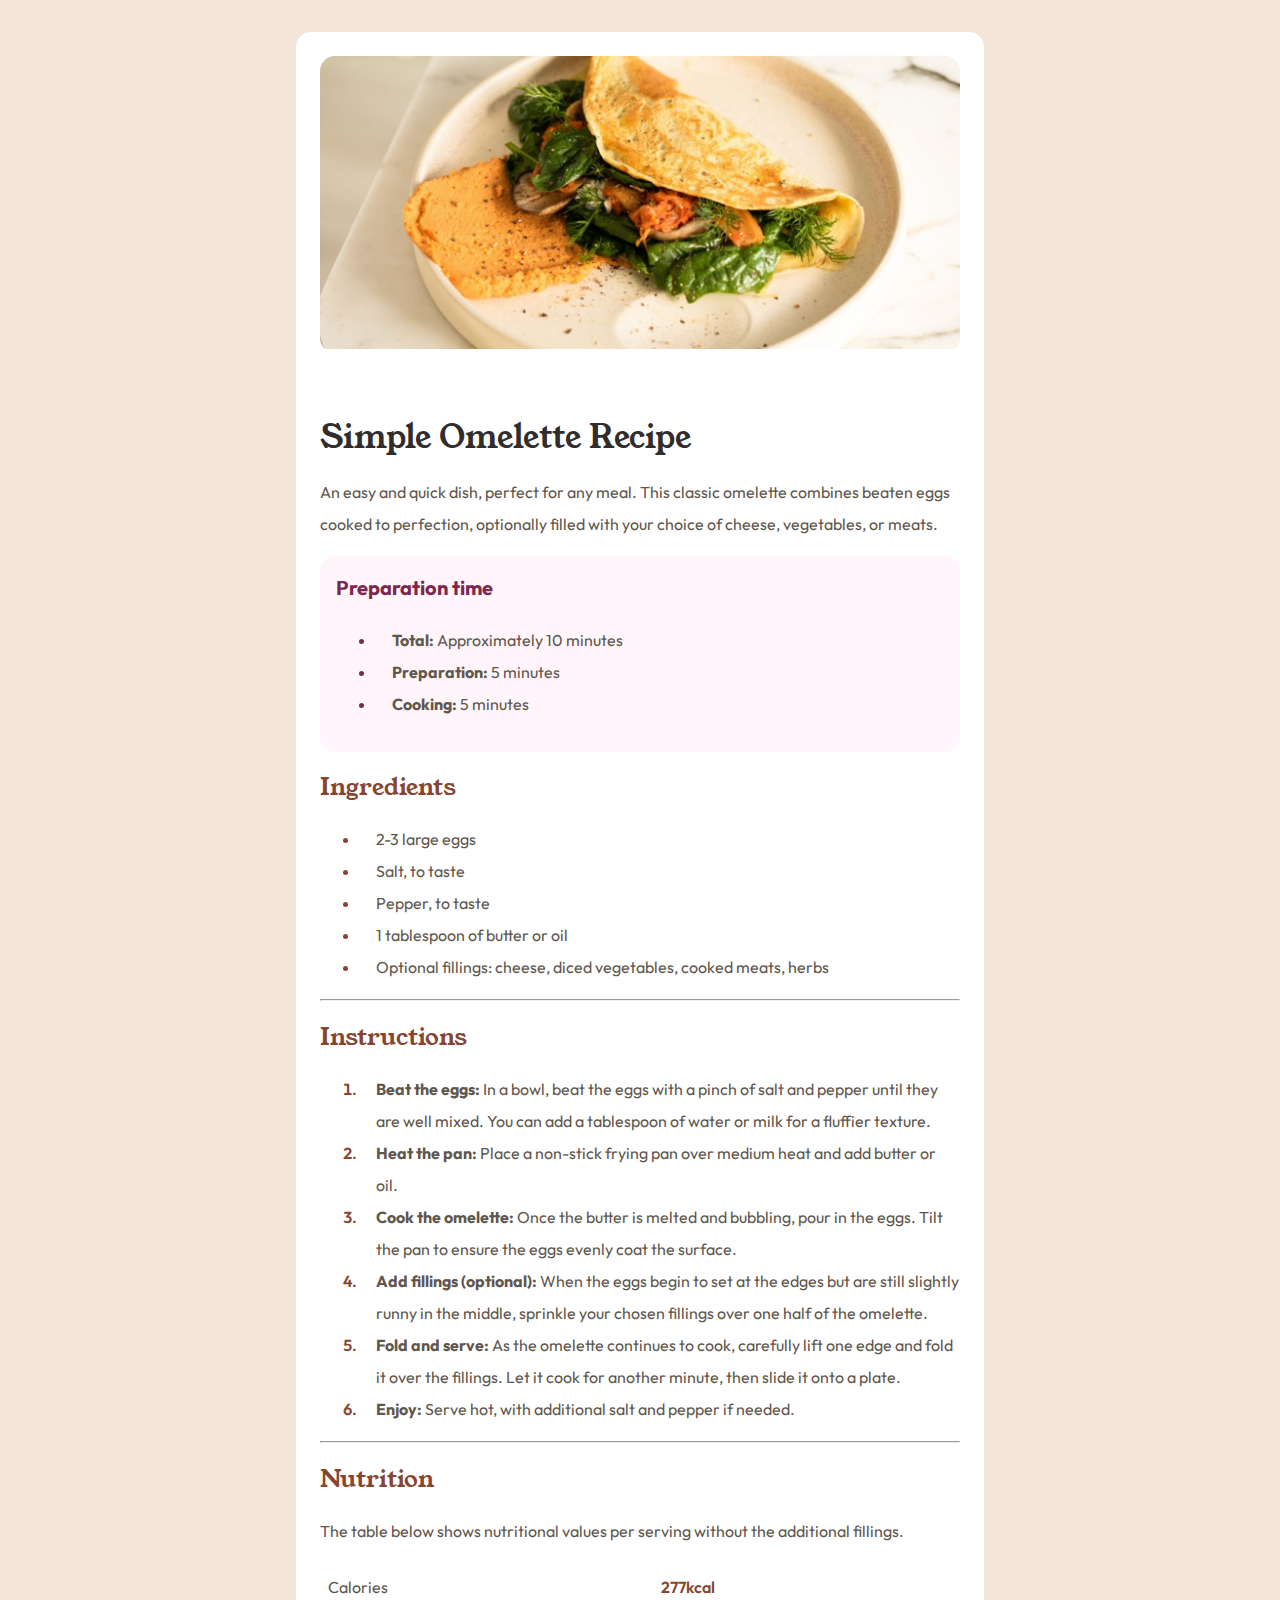
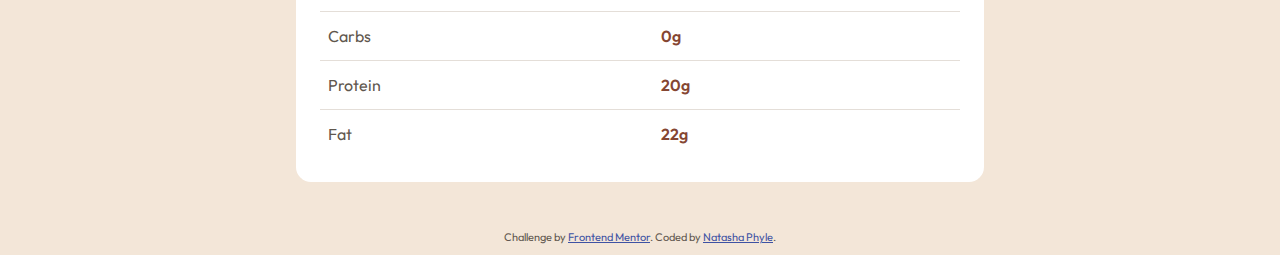
<file: index.html>
<!DOCTYPE html>
<html lang="en">
<head>
  <meta charset="UTF-8">
  <meta name="viewport" content="width=device-width, initial-scale=1.0">
  <link rel="stylesheet" href="site.css">
  <link rel="icon" type="image/png" sizes="32x32" href="./assets/images/favicon-32x32.png">
  <title>Frontend Mentor | Recipe page</title>
</head>
<body>
  <header>
    <div class="hero-banner">
      <img src="assets/images/image-omelette.jpeg" />
    </div>
  </header>
  <main>
    <div>
      <h1>Simple Omelette Recipe</h1>
      <p>
        An easy and quick dish, perfect for any meal. This classic omelette combines beaten eggs cooked 
      to perfection, optionally filled with your choice of cheese, vegetables, or meats.
      </p>
    </div>
    
    <div class="prep-overview">
      <p class="prep-overview-heading">Preparation time</p>
      <ul>
        <li><b>Total:</b> Approximately 10 minutes</li>
        <li><b>Preparation:</b> 5 minutes</li>
        <li><b>Cooking:</b> 5 minutes</li>
      </ul>
    </div>
    
    <div>
      <h2>Ingredients</h2>
      <ul>
        <li>2-3 large eggs</li>
        <li>Salt, to taste</li>
        <li>Pepper, to taste</li>
        <li>1 tablespoon of butter or oil</li>
        <li>Optional fillings: cheese, diced vegetables, cooked meats, herbs</li>
      </ul>
    </div>

    <hr />
    
    <div>
      <h2>Instructions</h2>
      <ol>
        <li><b>Beat the eggs:</b> In a bowl, beat the eggs with a pinch of salt and pepper until they are well mixed. 
            You can add a tablespoon of water or milk for a fluffier texture.</li>
        <li><b>Heat the pan:</b> Place a non-stick frying pan over medium heat and add butter or oil.</li>
        <li><b>Cook the omelette:</b> Once the butter is melted and bubbling, pour in the eggs. Tilt the pan to ensure 
            the eggs evenly coat the surface.</li>
        <li><b>Add fillings (optional):</b> When the eggs begin to set at the edges but are still slightly runny in the 
            middle, sprinkle your chosen fillings over one half of the omelette.</li>
        <li><b>Fold and serve:</b> As the omelette continues to cook, carefully lift one edge and fold it over the 
            fillings. Let it cook for another minute, then slide it onto a plate.</li>
        <li><b>Enjoy:</b> Serve hot, with additional salt and pepper if needed.</li>
      </ol>
    </div>

    <hr />
    
    <div>
      <h2>Nutrition</h2>
      <p>
        The table below shows nutritional values per serving without the additional fillings.
      </p>
      <table>
        <tr>
          <td>Calories</td>
          <td>277kcal</td>
        </tr>
        <tr>
          <td>Carbs</td>
          <td>0g</td>
        </tr>
        <tr>
          <td>Protein</td>
          <td>20g</td>
        </tr>
        <tr>
          <td>Fat</td>
          <td>22g</td>
        </tr>
      </table>
    </div>
  </main>
  
  <footer>
      <p>
        Challenge by <a href="https://www.frontendmentor.io?ref=challenge" target="_blank">Frontend Mentor</a>. 
        Coded by <a href="#">Natasha Phyle</a>.
      </p>
  </footer>
</body>
</html>
</file>
<file: site.css>
@font-face {
    font-family: 'Young Serif';
    src: url('assets/fonts/young-serif/YoungSerif-Regular.ttf') format('truetype');
}
@font-face {
    font-family: 'Outfit';
    src: url('assets/fonts/outfit/Outfit-VariableFont_wght.ttf') format('truetype');
}    

html {
    font-size: 16px;
    font-family: 'Outfit', sans-serif;
    color: hsl(30, 10%, 34%);
    background-color: hsl(30, 54%, 90%);
}

body {
    margin: 0;
    width: 100%;
}


main {
    margin: 0;
    background-color: hsl(0, 0%, 100%);
    padding: 1.5rem;
    line-height: 2rem;
}

h1, h2 {
    font-family: 'Young Serif', serif;
    font-weight: 400;
}

h1 {
    color: hsl(24, 5%, 18%);
}

h2 {
    color: hsl(14, 45%, 36%);
}

ul > li, ol > li {
    list-style-position: outside;
    padding-left: 1rem;
}

ul > li::marker, ol > li::marker {
    color: hsl(14, 45%, 36%);
    font-weight: 600;
}

.hero-banner {
    width: 100%;
    height: 25%;
    text-align: center;
}

.hero-banner img {
    object-fit: cover;
    width: 100%;
    height: 100%;
}

.prep-overview {
    background-color: hsl(330, 100%, 98%);
    border-radius: 15px;
    padding: 1rem;
}

.prep-overview p, .prep-overview ul > li::marker  {
    color: hsl(332, 51%, 32%);
    font-weight: 700;
}

.prep-overview p {
    margin-top: 0;
    font-size: 20px;
}

hr {
    color: hsl(30, 18%, 87%);
}

table {
    width: 100%;
    border-collapse: collapse;
}

tr {
    border-bottom: 1px solid hsl(30, 18%, 87%);
}

tr:last-child {
    border-bottom: none;
}

td {
    padding: .5rem;
}

td:nth-child(even) {
    color: hsl(14, 45%, 36%);
    font-weight: 600;
}

footer {
    width: 100%;
    font-size: 11px;
    text-align: center;
}

footer a {
    color: hsl(228, 45%, 44%);
}

@media only screen and (min-width: 768px) {
    body {
        margin: auto;
        margin-top: 2rem;
    }

    header {
        width: 50%; 
        height: 90%; 
        margin: auto;
        padding: 1.5rem;
        border-top-left-radius: 15px;
        border-top-right-radius: 15px;
        background-color: hsl(0, 0%, 100%);
    }
    .hero-banner {
        border-radius: 15px;
        width: 100%;
        height: 25%;
        overflow: hidden;
        text-align: center;
    }
    
    main {
        width: 50%;
        height: 90%;
        margin: auto;
        margin-bottom: 3rem;
        background-color: hsl(0, 0%, 100%);
        border-bottom-right-radius: 15px;
        border-bottom-left-radius: 15px;
        padding: 1.5rem;
        line-height: 2rem;
    }

    .hero-banner img {
        object-fit: cover;
        width: 100%;
        height: 100%;
    }

    .hero-banner img {
        object-fit: cover;
        width: 100%;
        height: 100%;
    }
}
</file>
